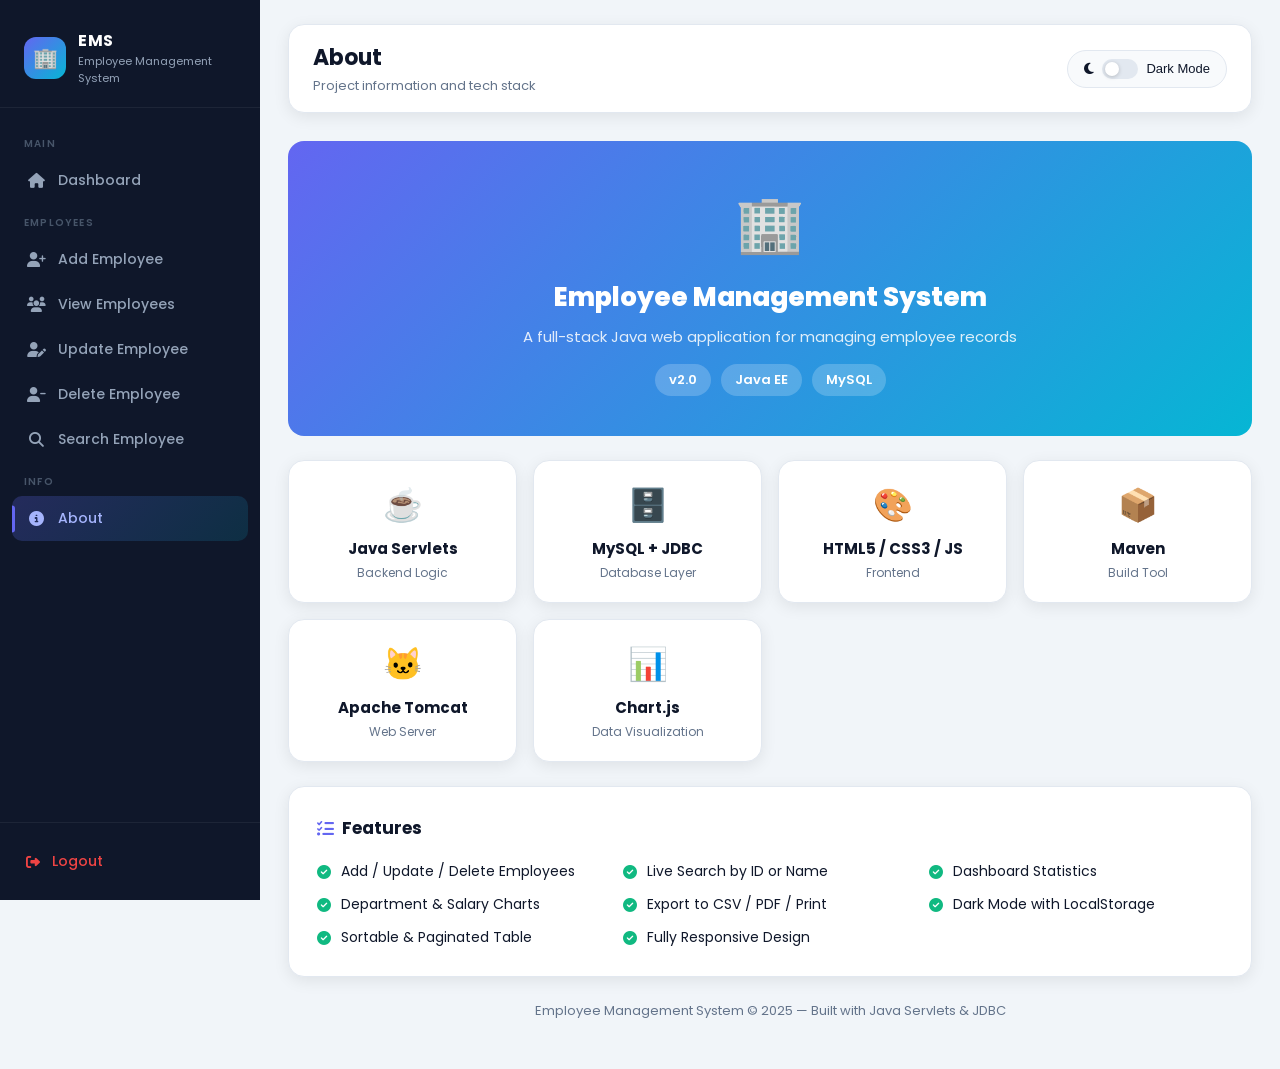
<file: target/EmployeeManagementSystem/about.html>
<!DOCTYPE html>
<html lang="en">
<head>
  <meta charset="UTF-8">
  <meta name="viewport" content="width=device-width, initial-scale=1.0">
  <title>About — Employee Management System</title>
  <link rel="stylesheet" href="https://cdnjs.cloudflare.com/ajax/libs/font-awesome/6.5.2/css/all.min.css">
  <link rel="stylesheet" href="css/style.css">
</head>
<body>

<div id="page-loader"><div class="loader-logo">🏢</div></div>
<div id="toast-container"></div>

<aside class="sidebar">
  <div class="sidebar-brand">
    <div class="brand-icon">🏢</div>
    <div class="brand-text"><span>EMS</span>
    <span>Employee Management System</span></div>
  </div>
  <ul class="sidebar-nav">
    <li class="nav-section">Main</li>
    <li><a href="index.html"><i class="fa-solid fa-house"></i><span>Dashboard</span></a></li>
    <li class="nav-section">Employees</li>
    <li><a href="addEmployee.html"><i class="fa-solid fa-user-plus"></i><span>Add Employee</span></a></li>
    <li><a href="employeeList.html"><i class="fa-solid fa-users"></i><span>View Employees</span></a></li>
    <li><a href="updateEmployee.html"><i class="fa-solid fa-user-pen"></i><span>Update Employee</span></a></li>
    <li><a href="deleteEmployee.html"><i class="fa-solid fa-user-minus"></i><span>Delete Employee</span></a></li>
    <li><a href="searchEmployee.html"><i class="fa-solid fa-magnifying-glass"></i><span>Search Employee</span></a></li>
    <li class="nav-section">Info</li>
    <li><a href="about.html" class="active"><i class="fa-solid fa-circle-info"></i><span>About</span></a></li>
  </ul>
  <div class="sidebar-footer">
    <a href="index.html"><i class="fa-solid fa-right-from-bracket"></i><span>Logout</span></a>
  </div>
</aside>

<main class="main">
  <div class="topbar">
    <div class="topbar-left">
      <h1>About</h1>
      <p>Project information and tech stack</p>
    </div>
    <div class="topbar-right">
      <button class="theme-toggle" onclick="toggleTheme()">
        <i id="theme-icon" class="fa-solid fa-moon"></i>
        <div class="toggle-switch"></div>
        <span id="theme-label">Dark Mode</span>
      </button>
    </div>
  </div>

  <!-- Hero -->
  <div style="background:linear-gradient(135deg,var(--primary),var(--secondary));border-radius:var(--radius);padding:40px;color:#fff;margin-bottom:24px;text-align:center;position:relative;overflow:hidden">
    <div style="font-size:56px;margin-bottom:12px">🏢</div>
    <h2 style="font-size:26px;font-weight:800;margin-bottom:8px">Employee Management System</h2>
    <p style="opacity:.85;font-size:15px">A full-stack Java web application for managing employee records</p>
    <div style="margin-top:16px;display:flex;gap:10px;justify-content:center;flex-wrap:wrap">
      <span style="background:rgba(255,255,255,.2);padding:6px 14px;border-radius:99px;font-size:13px;font-weight:600">v2.0</span>
      <span style="background:rgba(255,255,255,.2);padding:6px 14px;border-radius:99px;font-size:13px;font-weight:600">Java EE</span>
      <span style="background:rgba(255,255,255,.2);padding:6px 14px;border-radius:99px;font-size:13px;font-weight:600">MySQL</span>
    </div>
  </div>

  <!-- Tech Stack -->
  <div style="display:grid;grid-template-columns:repeat(auto-fit,minmax(200px,1fr));gap:16px;margin-bottom:24px">
    <div style="background:var(--surface);border:1px solid var(--border);border-radius:var(--radius);padding:20px;text-align:center;box-shadow:var(--shadow)">
      <div style="font-size:32px;margin-bottom:8px">☕</div>
      <div style="font-weight:700;font-size:15px">Java Servlets</div>
      <div style="font-size:12px;color:var(--text-muted);margin-top:4px">Backend Logic</div>
    </div>
    <div style="background:var(--surface);border:1px solid var(--border);border-radius:var(--radius);padding:20px;text-align:center;box-shadow:var(--shadow)">
      <div style="font-size:32px;margin-bottom:8px">🗄️</div>
      <div style="font-weight:700;font-size:15px">MySQL + JDBC</div>
      <div style="font-size:12px;color:var(--text-muted);margin-top:4px">Database Layer</div>
    </div>
    <div style="background:var(--surface);border:1px solid var(--border);border-radius:var(--radius);padding:20px;text-align:center;box-shadow:var(--shadow)">
      <div style="font-size:32px;margin-bottom:8px">🎨</div>
      <div style="font-weight:700;font-size:15px">HTML5 / CSS3 / JS</div>
      <div style="font-size:12px;color:var(--text-muted);margin-top:4px">Frontend</div>
    </div>
    <div style="background:var(--surface);border:1px solid var(--border);border-radius:var(--radius);padding:20px;text-align:center;box-shadow:var(--shadow)">
      <div style="font-size:32px;margin-bottom:8px">📦</div>
      <div style="font-weight:700;font-size:15px">Maven</div>
      <div style="font-size:12px;color:var(--text-muted);margin-top:4px">Build Tool</div>
    </div>
    <div style="background:var(--surface);border:1px solid var(--border);border-radius:var(--radius);padding:20px;text-align:center;box-shadow:var(--shadow)">
      <div style="font-size:32px;margin-bottom:8px">🐱</div>
      <div style="font-weight:700;font-size:15px">Apache Tomcat</div>
      <div style="font-size:12px;color:var(--text-muted);margin-top:4px">Web Server</div>
    </div>
    <div style="background:var(--surface);border:1px solid var(--border);border-radius:var(--radius);padding:20px;text-align:center;box-shadow:var(--shadow)">
      <div style="font-size:32px;margin-bottom:8px">📊</div>
      <div style="font-weight:700;font-size:15px">Chart.js</div>
      <div style="font-size:12px;color:var(--text-muted);margin-top:4px">Data Visualization</div>
    </div>
  </div>

  <!-- Features -->
  <div style="background:var(--surface);border:1px solid var(--border);border-radius:var(--radius);padding:28px;box-shadow:var(--shadow)">
    <h3 style="font-size:17px;font-weight:700;margin-bottom:20px;display:flex;align-items:center;gap:8px">
      <i class="fa-solid fa-list-check" style="color:var(--primary)"></i> Features
    </h3>
    <div style="display:grid;grid-template-columns:repeat(auto-fit,minmax(220px,1fr));gap:12px">
      <div style="display:flex;align-items:center;gap:10px;font-size:14px">
        <i class="fa-solid fa-circle-check" style="color:var(--success)"></i> Add / Update / Delete Employees
      </div>
      <div style="display:flex;align-items:center;gap:10px;font-size:14px">
        <i class="fa-solid fa-circle-check" style="color:var(--success)"></i> Live Search by ID or Name
      </div>
      <div style="display:flex;align-items:center;gap:10px;font-size:14px">
        <i class="fa-solid fa-circle-check" style="color:var(--success)"></i> Dashboard Statistics
      </div>
      <div style="display:flex;align-items:center;gap:10px;font-size:14px">
        <i class="fa-solid fa-circle-check" style="color:var(--success)"></i> Department &amp; Salary Charts
      </div>
      <div style="display:flex;align-items:center;gap:10px;font-size:14px">
        <i class="fa-solid fa-circle-check" style="color:var(--success)"></i> Export to CSV / PDF / Print
      </div>
      <div style="display:flex;align-items:center;gap:10px;font-size:14px">
        <i class="fa-solid fa-circle-check" style="color:var(--success)"></i> Dark Mode with LocalStorage
      </div>
      <div style="display:flex;align-items:center;gap:10px;font-size:14px">
        <i class="fa-solid fa-circle-check" style="color:var(--success)"></i> Sortable &amp; Paginated Table
      </div>
      <div style="display:flex;align-items:center;gap:10px;font-size:14px">
        <i class="fa-solid fa-circle-check" style="color:var(--success)"></i> Fully Responsive Design
      </div>
    </div>
  </div>

  <div style="text-align:center;padding:24px 0;color:var(--text-muted);font-size:13px">
    Employee Management System &copy; 2025 &mdash; Built with Java Servlets &amp; JDBC
  </div>
</main>

<script src="js/app.js"></script>
<script src="js/theme.js"></script>
</body>
</html>
</file>
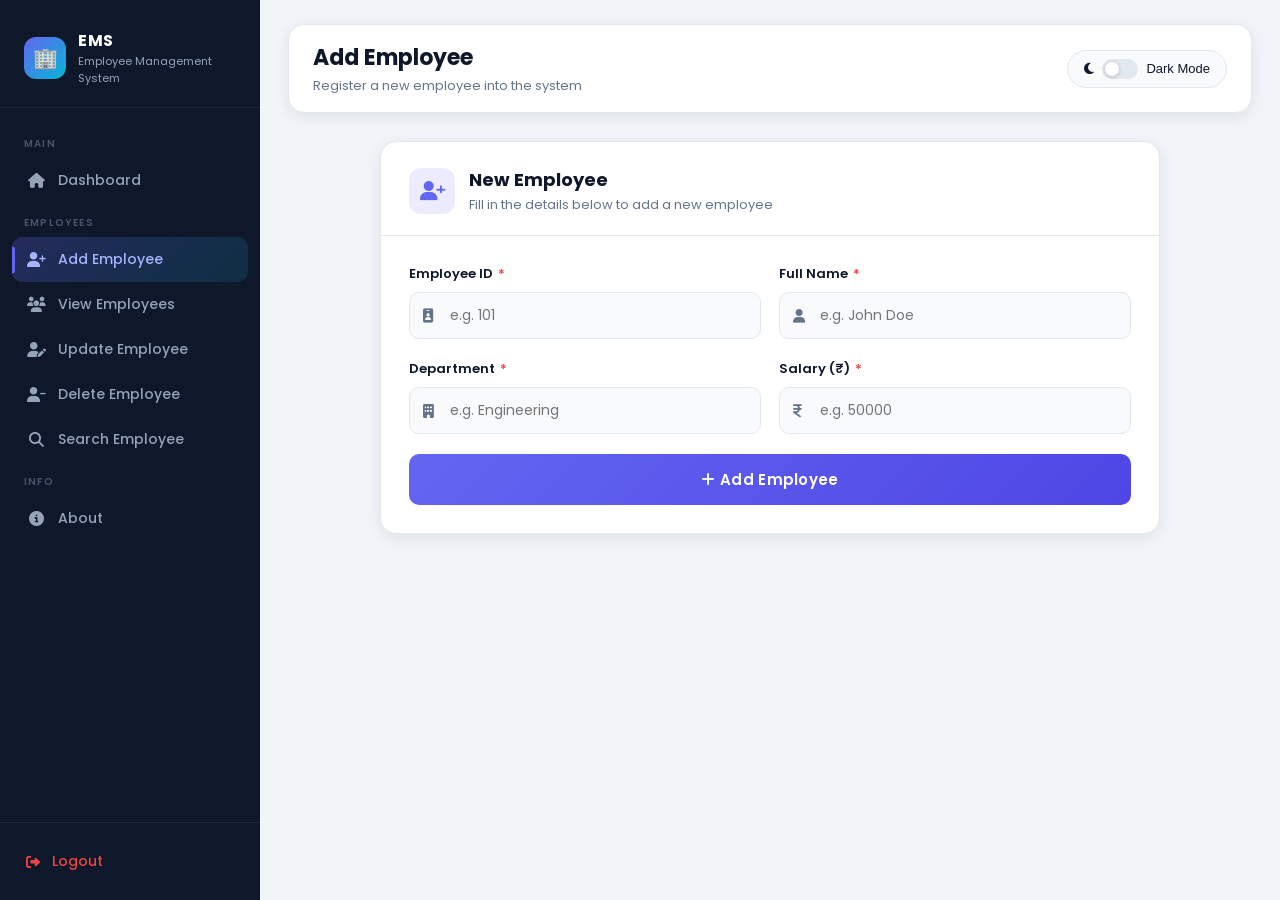
<file: target/EmployeeManagementSystem/addEmployee.html>
<!DOCTYPE html>
<html lang="en">
<head>
  <meta charset="UTF-8">
  <meta name="viewport" content="width=device-width, initial-scale=1.0">
  <title>Add Employee — Employee Management System</title>
  <link rel="stylesheet" href="https://cdnjs.cloudflare.com/ajax/libs/font-awesome/6.5.2/css/all.min.css">
  <link rel="stylesheet" href="css/style.css">
  <link rel="stylesheet" href="css/forms.css">
</head>
<body>

<div id="page-loader"><div class="loader-logo">🏢</div></div>
<div id="toast-container"></div>

<aside class="sidebar">
  <div class="sidebar-brand">
    <div class="brand-icon">🏢</div>
    <div class="brand-text"><span>EMS</span>
    <span>Employee Management System</span></div>
  </div>
  <ul class="sidebar-nav">
    <li class="nav-section">Main</li>
    <li><a href="index.html"><i class="fa-solid fa-house"></i><span>Dashboard</span></a></li>
    <li class="nav-section">Employees</li>
    <li><a href="addEmployee.html" class="active"><i class="fa-solid fa-user-plus"></i><span>Add Employee</span></a></li>
    <li><a href="employeeList.html"><i class="fa-solid fa-users"></i><span>View Employees</span></a></li>
    <li><a href="updateEmployee.html"><i class="fa-solid fa-user-pen"></i><span>Update Employee</span></a></li>
    <li><a href="deleteEmployee.html"><i class="fa-solid fa-user-minus"></i><span>Delete Employee</span></a></li>
    <li><a href="searchEmployee.html"><i class="fa-solid fa-magnifying-glass"></i><span>Search Employee</span></a></li>
    <li class="nav-section">Info</li>
    <li><a href="about.html"><i class="fa-solid fa-circle-info"></i><span>About</span></a></li>
  </ul>
  <div class="sidebar-footer">
    <a href="index.html"><i class="fa-solid fa-right-from-bracket"></i><span>Logout</span></a>
  </div>
</aside>

<main class="main">
  <div class="topbar">
    <div class="topbar-left">
      <h1>Add Employee</h1>
      <p>Register a new employee into the system</p>
    </div>
    <div class="topbar-right">
      <button class="theme-toggle" onclick="toggleTheme()">
        <i id="theme-icon" class="fa-solid fa-moon"></i>
        <div class="toggle-switch"></div>
        <span id="theme-label">Dark Mode</span>
      </button>
    </div>
  </div>

  <div class="form-page">
    <div class="form-card">
      <div class="form-card-header">
        <div class="fh-icon blue"><i class="fa-solid fa-user-plus"></i></div>
        <div>
          <h2>New Employee</h2>
          <p>Fill in the details below to add a new employee</p>
        </div>
      </div>
      <div class="form-body">
        <!-- Form posts to existing /addEmployee servlet -->
        <form id="addForm" action="addEmployee" method="post" onsubmit="return validateAdd(event)">
          <div class="form-row">
            <div class="form-group">
              <label>Employee ID <span class="req">*</span></label>
              <div class="input-wrap">
                <i class="fa-solid fa-id-badge"></i>
                <input type="number" name="id" id="empId" placeholder="e.g. 101" required min="1">
              </div>
              <div class="field-error" id="err-id">Please enter a valid ID</div>
            </div>
            <div class="form-group">
              <label>Full Name <span class="req">*</span></label>
              <div class="input-wrap">
                <i class="fa-solid fa-user"></i>
                <input type="text" name="name" id="empName" placeholder="e.g. John Doe" required>
              </div>
              <div class="field-error" id="err-name">Name must be at least 2 characters</div>
            </div>
          </div>
          <div class="form-row">
            <div class="form-group">
              <label>Department <span class="req">*</span></label>
              <div class="input-wrap">
                <i class="fa-solid fa-building"></i>
                <input type="text" name="department" id="empDept" placeholder="e.g. Engineering" required>
              </div>
              <div class="field-error" id="err-dept">Department is required</div>
            </div>
            <div class="form-group">
              <label>Salary (₹) <span class="req">*</span></label>
              <div class="input-wrap">
                <i class="fa-solid fa-indian-rupee-sign"></i>
                <input type="number" name="salary" id="empSalary" placeholder="e.g. 50000" step="0.01" required min="0">
              </div>
              <div class="field-error" id="err-salary">Please enter a valid salary</div>
            </div>
          </div>
          <button type="submit" class="btn-submit" id="submitBtn">
            <span class="btn-text"><i class="fa-solid fa-plus"></i> Add Employee</span>
            <div class="btn-spinner"></div>
          </button>
        </form>
      </div>
    </div>
  </div>
</main>

<script src="js/app.js"></script>
<script src="js/theme.js"></script>
<script>
function validateAdd(e) {
  let valid = true;

  const id = document.getElementById('empId');
  const name = document.getElementById('empName');
  const dept = document.getElementById('empDept');
  const salary = document.getElementById('empSalary');

  // Reset errors
  ['id','name','dept','salary'].forEach(f => {
    document.getElementById('err-' + f).classList.remove('show');
  });

  if (!id.value || id.value < 1) {
    document.getElementById('err-id').classList.add('show');
    id.classList.add('error'); valid = false;
  } else { id.classList.remove('error'); }

  if (!name.value || name.value.trim().length < 2) {
    document.getElementById('err-name').classList.add('show');
    name.classList.add('error'); valid = false;
  } else { name.classList.remove('error'); }

  if (!dept.value || dept.value.trim().length < 1) {
    document.getElementById('err-dept').classList.add('show');
    dept.classList.add('error'); valid = false;
  } else { dept.classList.remove('error'); }

  if (!salary.value || salary.value < 0) {
    document.getElementById('err-salary').classList.add('show');
    salary.classList.add('error'); valid = false;
  } else { salary.classList.remove('error'); }

  if (valid) {
    const btn = document.getElementById('submitBtn');
    btn.classList.add('loading');
  }

  return valid;
}
</script>
</body>
</html>
</file>
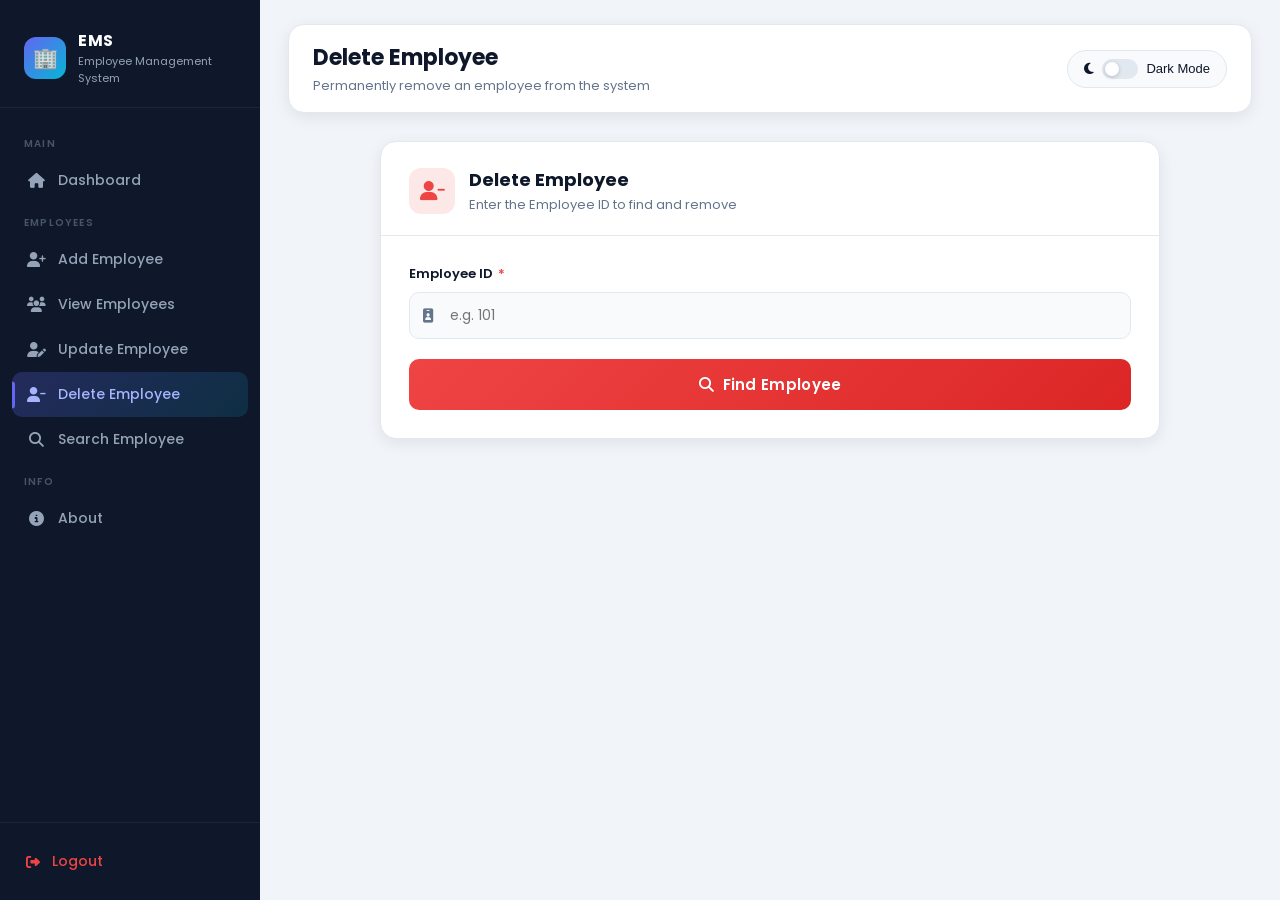
<file: target/EmployeeManagementSystem/deleteEmployee.html>
<!DOCTYPE html>
<html lang="en">
<head>
  <meta charset="UTF-8">
  <meta name="viewport" content="width=device-width, initial-scale=1.0">
  <title>Delete Employee — Employee Management System</title>
  <link rel="stylesheet" href="https://cdnjs.cloudflare.com/ajax/libs/font-awesome/6.5.2/css/all.min.css">
  <link rel="stylesheet" href="css/style.css">
  <link rel="stylesheet" href="css/forms.css">
</head>
<body>

<div id="page-loader"><div class="loader-logo">🏢</div></div>
<div id="toast-container"></div>

<aside class="sidebar">
  <div class="sidebar-brand">
    <div class="brand-icon">🏢</div>
    <div class="brand-text"><span>EMS</span>
    <span>Employee Management System</span></div>
  </div>
  <ul class="sidebar-nav">
    <li class="nav-section">Main</li>
    <li><a href="index.html"><i class="fa-solid fa-house"></i><span>Dashboard</span></a></li>
    <li class="nav-section">Employees</li>
    <li><a href="addEmployee.html"><i class="fa-solid fa-user-plus"></i><span>Add Employee</span></a></li>
    <li><a href="employeeList.html"><i class="fa-solid fa-users"></i><span>View Employees</span></a></li>
    <li><a href="updateEmployee.html"><i class="fa-solid fa-user-pen"></i><span>Update Employee</span></a></li>
    <li><a href="deleteEmployee.html" class="active"><i class="fa-solid fa-user-minus"></i><span>Delete Employee</span></a></li>
    <li><a href="searchEmployee.html"><i class="fa-solid fa-magnifying-glass"></i><span>Search Employee</span></a></li>
    <li class="nav-section">Info</li>
    <li><a href="about.html"><i class="fa-solid fa-circle-info"></i><span>About</span></a></li>
  </ul>
  <div class="sidebar-footer">
    <a href="index.html"><i class="fa-solid fa-right-from-bracket"></i><span>Logout</span></a>
  </div>
</aside>

<main class="main">
  <div class="topbar">
    <div class="topbar-left">
      <h1>Delete Employee</h1>
      <p>Permanently remove an employee from the system</p>
    </div>
    <div class="topbar-right">
      <button class="theme-toggle" onclick="toggleTheme()">
        <i id="theme-icon" class="fa-solid fa-moon"></i>
        <div class="toggle-switch"></div>
        <span id="theme-label">Dark Mode</span>
      </button>
    </div>
  </div>

  <div class="form-page">

    <!-- Find Card -->
    <div class="form-card">
      <div class="form-card-header">
        <div class="fh-icon red"><i class="fa-solid fa-user-minus"></i></div>
        <div>
          <h2>Delete Employee</h2>
          <p>Enter the Employee ID to find and remove</p>
        </div>
      </div>
      <div class="form-body">
        <div class="form-group">
          <label>Employee ID <span class="req">*</span></label>
          <div class="input-wrap">
            <i class="fa-solid fa-id-badge"></i>
            <input type="number" id="delId" placeholder="e.g. 101" min="1"
                   onkeydown="if(event.key==='Enter') findForDelete()">
          </div>
        </div>
        <button class="btn-submit btn-red" id="findBtn" onclick="findForDelete()">
          <span class="btn-text"><i class="fa-solid fa-magnifying-glass"></i>&nbsp; Find Employee</span>
          <div class="btn-spinner"></div>
        </button>
      </div>
    </div>

    <!-- Preview Card (hidden until found) -->
    <div id="previewCard" style="display:none; margin-top:24px;">
      <div class="preview-employee-card">
        <div class="preview-header">
          <div class="preview-avatar" id="previewAvatar">?</div>
          <div class="preview-info">
            <div class="preview-name" id="previewName">—</div>
            <div class="preview-id" id="previewIdLabel">ID: —</div>
          </div>
          <div class="preview-badge danger-badge">To be deleted</div>
        </div>
        <div class="preview-details">
          <div class="preview-detail-item">
            <span class="detail-label"><i class="fa-solid fa-building"></i> Department</span>
            <span class="detail-value" id="previewDept">—</span>
          </div>
          <div class="preview-detail-item">
            <span class="detail-label"><i class="fa-solid fa-indian-rupee-sign"></i> Salary</span>
            <span class="detail-value success-text" id="previewSalary">—</span>
          </div>
        </div>
        <div class="preview-actions">
          <button class="btn-secondary" onclick="resetDelete()">
            <i class="fa-solid fa-arrow-left"></i> Cancel
          </button>
          <button class="btn-danger" onclick="openModal('confirmDel')">
            <i class="fa-solid fa-trash"></i> Delete This Employee
          </button>
        </div>
      </div>
    </div>

  </div>
</main>

<!-- Confirm Modal -->
<div class="modal-overlay" id="confirmDel">
  <div class="modal">
    <div class="modal-header">
      <h3>Confirm Deletion</h3>
      <button class="modal-close" onclick="closeModal('confirmDel')">
        <i class="fa-solid fa-xmark"></i>
      </button>
    </div>
    <div class="confirm-box">
      <div class="confirm-icon"><i class="fa-solid fa-triangle-exclamation"></i></div>
      <h4>Are you absolutely sure?</h4>
      <p id="confirmMsg">This will permanently delete the employee record.</p>
      <div class="confirm-actions">
        <button class="btn-secondary" onclick="closeModal('confirmDel')">
          <i class="fa-solid fa-xmark"></i> No, Keep
        </button>
        <button class="btn-danger" id="confirmBtn" onclick="executeDelete()">
          <i class="fa-solid fa-trash"></i> Yes, Delete
        </button>
      </div>
    </div>
  </div>
</div>

<script src="js/app.js"></script>
<script src="js/theme.js"></script>
<script>
  var BASE = window.location.href.substring(0, window.location.href.lastIndexOf('/') + 1);
  var targetEmp = null;

  function findForDelete() {
    var id = document.getElementById('delId').value.trim();
    if (!id) { showToast('Please enter an Employee ID', 'error'); return; }

    var btn = document.getElementById('findBtn');
    btn.classList.add('loading');

    fetch(BASE + 'searchEmployee?query=' + encodeURIComponent(id))
      .then(function(r) { return r.json(); })
      .then(function(data) {
        btn.classList.remove('loading');
        var emp = data.find(function(e) { return String(e.id) === String(id); });
        if (!emp) { showToast('Employee not found', 'error'); return; }

        targetEmp = emp;
        document.getElementById('previewAvatar').textContent  = emp.name.charAt(0).toUpperCase();
        document.getElementById('previewName').textContent    = emp.name;
        document.getElementById('previewIdLabel').textContent = 'ID: #' + emp.id;
        document.getElementById('previewDept').textContent    = emp.department;
        document.getElementById('previewSalary').textContent  = formatCurrency(emp.salary);
        document.getElementById('confirmMsg').textContent     =
          'Delete "' + emp.name + '" (ID: ' + emp.id + ')? This action cannot be undone.';

        document.getElementById('previewCard').style.display = 'block';
        document.getElementById('previewCard').scrollIntoView({ behavior: 'smooth' });
        showToast('Employee found — review and confirm deletion', 'info');
      })
      .catch(function() {
        btn.classList.remove('loading');
        showToast('Network error — check server connection', 'error');
      });
  }

  function executeDelete() {
    if (!targetEmp) return;

    var btn = document.getElementById('confirmBtn');
    btn.disabled = true;
    btn.innerHTML = '<i class="fa-solid fa-spinner fa-spin"></i> Deleting...';

    var body = new URLSearchParams();
    body.append('id', targetEmp.id);

    fetch(BASE + 'deleteEmployee', { method: 'POST', body: body })
      .then(function(r) { return r.json(); })
      .then(function(res) {
        btn.disabled = false;
        btn.innerHTML = '<i class="fa-solid fa-trash"></i> Yes, Delete';
        closeModal('confirmDel');
        if (res.success) {
          showToast('Employee deleted successfully!', 'success');
          resetDelete();
        } else {
          showToast(res.message || 'Delete failed', 'error');
        }
      })
      .catch(function() {
        btn.disabled = false;
        btn.innerHTML = '<i class="fa-solid fa-trash"></i> Yes, Delete';
        showToast('Network error — check server connection', 'error');
      });
  }

  function resetDelete() {
    targetEmp = null;
    document.getElementById('delId').value = '';
    document.getElementById('previewCard').style.display = 'none';
  }
</script>
</body>
</html>
</file>
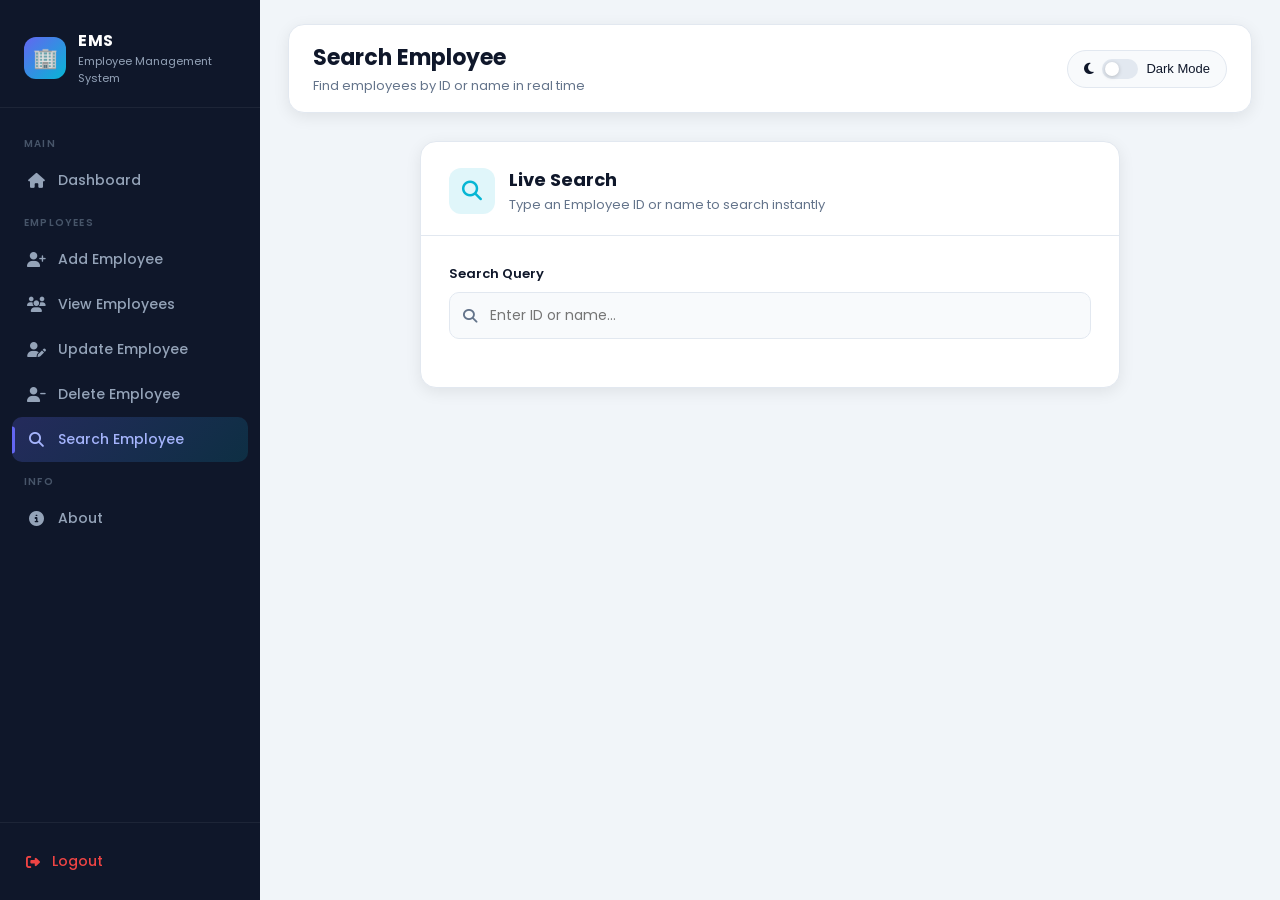
<file: target/EmployeeManagementSystem/searchEmployee.html>
<!DOCTYPE html>
<html lang="en">
<head>
  <meta charset="UTF-8">
  <meta name="viewport" content="width=device-width, initial-scale=1.0">
  <title>Search Employee — Employee Management System</title>
  <link rel="stylesheet" href="https://cdnjs.cloudflare.com/ajax/libs/font-awesome/6.5.2/css/all.min.css">
  <link rel="stylesheet" href="css/style.css">
  <link rel="stylesheet" href="css/forms.css">
</head>
<body>

<div id="page-loader"><div class="loader-logo">🏢</div></div>
<div id="toast-container"></div>

<aside class="sidebar">
  <div class="sidebar-brand">
    <div class="brand-icon">🏢</div>
    <div class="brand-text"><span>EMS</span>
    <span>Employee Management System</span></div>
  </div>
  <ul class="sidebar-nav">
    <li class="nav-section">Main</li>
    <li><a href="index.html"><i class="fa-solid fa-house"></i><span>Dashboard</span></a></li>
    <li class="nav-section">Employees</li>
    <li><a href="addEmployee.html"><i class="fa-solid fa-user-plus"></i><span>Add Employee</span></a></li>
    <li><a href="employeeList.html"><i class="fa-solid fa-users"></i><span>View Employees</span></a></li>
    <li><a href="updateEmployee.html"><i class="fa-solid fa-user-pen"></i><span>Update Employee</span></a></li>
    <li><a href="deleteEmployee.html"><i class="fa-solid fa-user-minus"></i><span>Delete Employee</span></a></li>
    <li><a href="searchEmployee.html" class="active"><i class="fa-solid fa-magnifying-glass"></i><span>Search Employee</span></a></li>
    <li class="nav-section">Info</li>
    <li><a href="about.html"><i class="fa-solid fa-circle-info"></i><span>About</span></a></li>
  </ul>
  <div class="sidebar-footer">
    <a href="index.html"><i class="fa-solid fa-right-from-bracket"></i><span>Logout</span></a>
  </div>
</aside>

<main class="main">
  <div class="topbar">
    <div class="topbar-left">
      <h1>Search Employee</h1>
      <p>Find employees by ID or name in real time</p>
    </div>
    <div class="topbar-right">
      <button class="theme-toggle" onclick="toggleTheme()">
        <i id="theme-icon" class="fa-solid fa-moon"></i>
        <div class="toggle-switch"></div>
        <span id="theme-label">Dark Mode</span>
      </button>
    </div>
  </div>

  <div class="form-page" style="max-width:700px">
    <div class="form-card">
      <div class="form-card-header">
        <div class="fh-icon cyan"><i class="fa-solid fa-magnifying-glass"></i></div>
        <div>
          <h2>Live Search</h2>
          <p>Type an Employee ID or name to search instantly</p>
        </div>
      </div>
      <div class="form-body">
        <div class="form-group">
          <label>Search Query</label>
          <div class="input-wrap">
            <i class="fa-solid fa-magnifying-glass"></i>
            <input type="text" id="liveSearch" placeholder="Enter ID or name…" autocomplete="off">
          </div>
        </div>
      </div>
    </div>

    <div id="searchResults" style="margin-top:16px"></div>
  </div>
</main>

<script src="js/app.js"></script>
<script src="js/theme.js"></script>
<script src="js/search.js"></script>
</body>
</html>
</file>
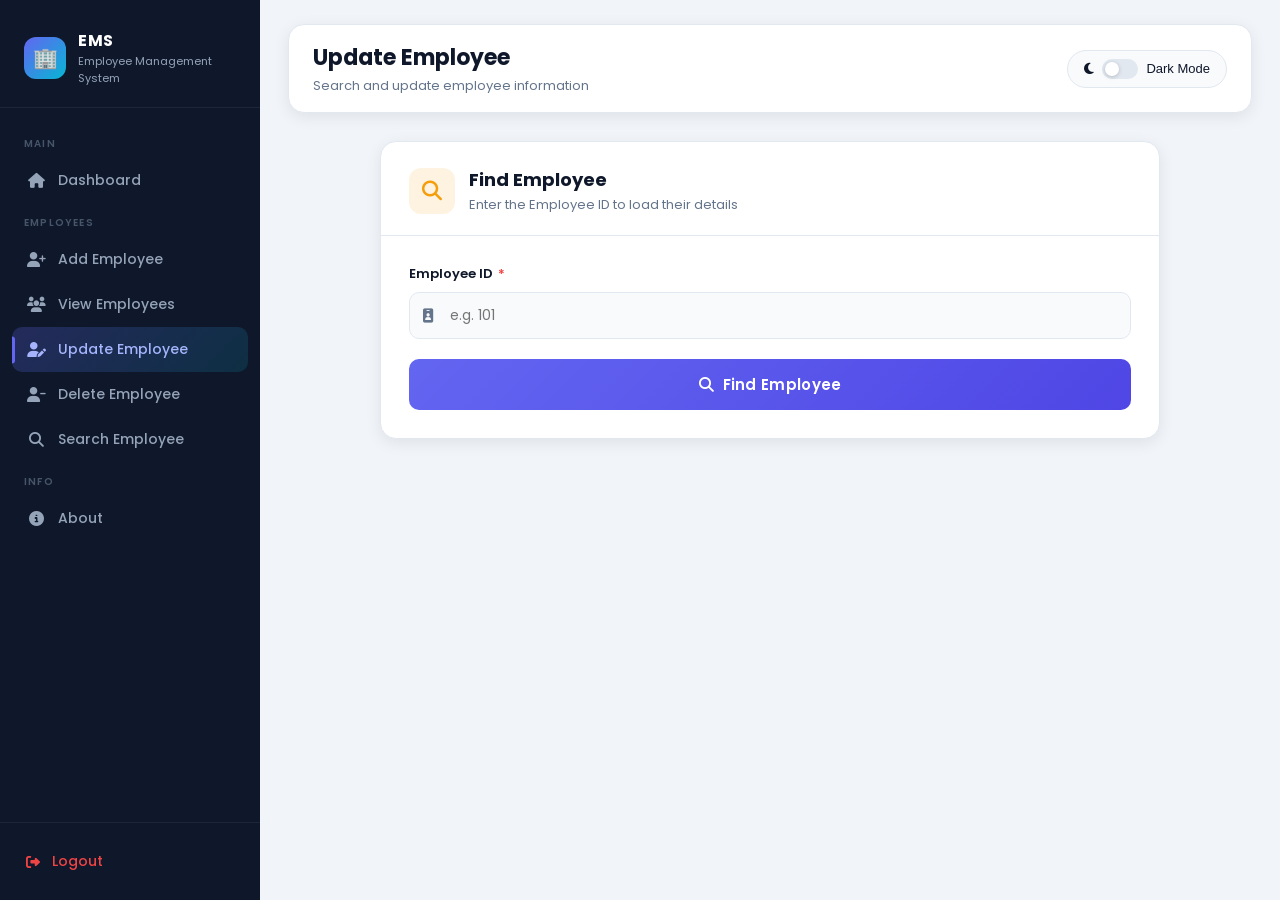
<file: target/EmployeeManagementSystem/updateEmployee.html>
<!DOCTYPE html>
<html lang="en">
<head>
  <meta charset="UTF-8">
  <meta name="viewport" content="width=device-width, initial-scale=1.0">
  <title>Update Employee — Employee Management System</title>
  <link rel="stylesheet" href="https://cdnjs.cloudflare.com/ajax/libs/font-awesome/6.5.2/css/all.min.css">
  <link rel="stylesheet" href="css/style.css">
  <link rel="stylesheet" href="css/forms.css">
</head>
<body>

<div id="page-loader"><div class="loader-logo">🏢</div></div>
<div id="toast-container"></div>

<aside class="sidebar">
  <div class="sidebar-brand">
    <div class="brand-icon">🏢</div>
    <div class="brand-text"><span>EMS</span>
    <span>Employee Management System</span></div>
  </div>
  <ul class="sidebar-nav">
    <li class="nav-section">Main</li>
    <li><a href="index.html"><i class="fa-solid fa-house"></i><span>Dashboard</span></a></li>
    <li class="nav-section">Employees</li>
    <li><a href="addEmployee.html"><i class="fa-solid fa-user-plus"></i><span>Add Employee</span></a></li>
    <li><a href="employeeList.html"><i class="fa-solid fa-users"></i><span>View Employees</span></a></li>
    <li><a href="updateEmployee.html" class="active"><i class="fa-solid fa-user-pen"></i><span>Update Employee</span></a></li>
    <li><a href="deleteEmployee.html"><i class="fa-solid fa-user-minus"></i><span>Delete Employee</span></a></li>
    <li><a href="searchEmployee.html"><i class="fa-solid fa-magnifying-glass"></i><span>Search Employee</span></a></li>
    <li class="nav-section">Info</li>
    <li><a href="about.html"><i class="fa-solid fa-circle-info"></i><span>About</span></a></li>
  </ul>
  <div class="sidebar-footer">
    <a href="index.html"><i class="fa-solid fa-right-from-bracket"></i><span>Logout</span></a>
  </div>
</aside>

<main class="main">
  <div class="topbar">
    <div class="topbar-left">
      <h1>Update Employee</h1>
      <p>Search and update employee information</p>
    </div>
    <div class="topbar-right">
      <button class="theme-toggle" onclick="toggleTheme()">
        <i id="theme-icon" class="fa-solid fa-moon"></i>
        <div class="toggle-switch"></div>
        <span id="theme-label">Dark Mode</span>
      </button>
    </div>
  </div>

  <div class="form-page">

    <!-- Step 1: Find -->
    <div class="form-card" id="findCard">
      <div class="form-card-header">
        <div class="fh-icon amber"><i class="fa-solid fa-magnifying-glass"></i></div>
        <div>
          <h2>Find Employee</h2>
          <p>Enter the Employee ID to load their details</p>
        </div>
      </div>
      <div class="form-body">
        <div class="form-group">
          <label>Employee ID <span class="req">*</span></label>
          <div class="input-wrap">
            <i class="fa-solid fa-id-badge"></i>
            <input type="number" id="findId" placeholder="e.g. 101" min="1"
                   onkeydown="if(event.key==='Enter') findEmployee()">
          </div>
        </div>
        <button class="btn-submit" id="findBtn" onclick="findEmployee()">
          <span class="btn-text"><i class="fa-solid fa-magnifying-glass"></i>&nbsp; Find Employee</span>
          <div class="btn-spinner"></div>
        </button>
      </div>
    </div>

    <!-- Step 2: Edit (hidden until found) -->
    <div class="form-card" id="editCard" style="display:none; margin-top:24px;">
      <div class="form-card-header">
        <div class="fh-icon amber"><i class="fa-solid fa-user-pen"></i></div>
        <div>
          <h2>Edit Employee</h2>
          <p>Update the fields below and save changes</p>
        </div>
      </div>
      <div class="form-body">
        <div class="form-row">
          <div class="form-group">
            <label>Employee ID</label>
            <div class="input-wrap">
              <i class="fa-solid fa-id-badge"></i>
              <input type="number" id="upId" readonly style="opacity:.5; cursor:not-allowed;">
            </div>
          </div>
          <div class="form-group">
            <label>Full Name <span class="req">*</span></label>
            <div class="input-wrap">
              <i class="fa-solid fa-user"></i>
              <input type="text" id="upName" placeholder="Full Name">
            </div>
          </div>
        </div>
        <div class="form-row">
          <div class="form-group">
            <label>Department <span class="req">*</span></label>
            <div class="input-wrap">
              <i class="fa-solid fa-building"></i>
              <input type="text" id="upDept" placeholder="Department">
            </div>
          </div>
          <div class="form-group">
            <label>Salary (₹) <span class="req">*</span></label>
            <div class="input-wrap">
              <i class="fa-solid fa-indian-rupee-sign"></i>
              <input type="number" id="upSalary" placeholder="e.g. 50000" step="0.01" min="0">
            </div>
          </div>
        </div>
        <div class="form-actions">
          <button class="btn-secondary" onclick="resetForm()">
            <i class="fa-solid fa-arrow-left"></i> Back
          </button>
          <button class="btn-submit" id="saveBtn" onclick="submitUpdate()">
            <span class="btn-text"><i class="fa-solid fa-floppy-disk"></i>&nbsp; Save Changes</span>
            <div class="btn-spinner"></div>
          </button>
        </div>
      </div>
    </div>

  </div>
</main>

<script src="js/app.js"></script>
<script src="js/theme.js"></script>
<script>
  // Build the servlet base URL from current page location
  // e.g. http://localhost:8080/EmployeeManagementSystem/
  var BASE = window.location.href.substring(0, window.location.href.lastIndexOf('/') + 1);

  function findEmployee() {
    var id = document.getElementById('findId').value.trim();
    if (!id) { showToast('Please enter an Employee ID', 'error'); return; }

    var btn = document.getElementById('findBtn');
    btn.classList.add('loading');

    fetch(BASE + 'searchEmployee?query=' + encodeURIComponent(id))
      .then(function(r) { return r.json(); })
      .then(function(data) {
        btn.classList.remove('loading');
        var emp = data.find(function(e) { return String(e.id) === String(id); });
        if (!emp) { showToast('Employee not found', 'error'); return; }

        document.getElementById('upId').value     = emp.id;
        document.getElementById('upName').value   = emp.name;
        document.getElementById('upDept').value   = emp.department;
        document.getElementById('upSalary').value = emp.salary;

        document.getElementById('editCard').style.display = 'block';
        document.getElementById('editCard').scrollIntoView({ behavior: 'smooth' });
        showToast('Employee loaded — edit and save', 'info');
      })
      .catch(function() {
        btn.classList.remove('loading');
        showToast('Network error — check server connection', 'error');
      });
  }

  function submitUpdate() {
    var name   = document.getElementById('upName').value.trim();
    var dept   = document.getElementById('upDept').value.trim();
    var salary = document.getElementById('upSalary').value.trim();

    if (!name)   { showToast('Name is required', 'error'); return; }
    if (!dept)   { showToast('Department is required', 'error'); return; }
    if (!salary) { showToast('Salary is required', 'error'); return; }

    var btn = document.getElementById('saveBtn');
    btn.classList.add('loading');

    var body = new URLSearchParams();
    body.append('id',         document.getElementById('upId').value);
    body.append('name',       name);
    body.append('department', dept);
    body.append('salary',     salary);

    fetch(BASE + 'updateEmployee', { method: 'POST', body: body })
      .then(function(r) { return r.json(); })
      .then(function(res) {
        btn.classList.remove('loading');
        if (res.success) {
          showToast('Employee updated successfully!', 'success');
          resetForm();
        } else {
          showToast(res.message || 'Update failed', 'error');
        }
      })
      .catch(function() {
        btn.classList.remove('loading');
        showToast('Network error — check server connection', 'error');
      });
  }

  function resetForm() {
    document.getElementById('editCard').style.display = 'none';
    document.getElementById('findId').value = '';
  }
</script>
</body>
</html>
</file>
<file: target/EmployeeManagementSystem/css/style.css>
/* =============================================
   style.css — Core Variables, Reset, Layout
   ============================================= */
@import url('https://fonts.googleapis.com/css2?family=Poppins:wght@300;400;500;600;700;800&display=swap');

:root {
  --primary: #6366f1;
  --primary-dark: #4f46e5;
  --primary-light: #a5b4fc;
  --secondary: #06b6d4;
  --success: #10b981;
  --warning: #f59e0b;
  --danger: #ef4444;
  --bg: #f1f5f9;
  --surface: #ffffff;
  --surface2: #f8fafc;
  --text: #0f172a;
  --text-muted: #64748b;
  --border: #e2e8f0;
  --sidebar-bg: #0f172a;
  --sidebar-text: #94a3b8;
  --sidebar-active: #6366f1;
  --shadow-sm: 0 1px 3px rgba(0,0,0,.08), 0 1px 2px rgba(0,0,0,.06);
  --shadow: 0 4px 16px rgba(0,0,0,.08);
  --shadow-lg: 0 10px 40px rgba(0,0,0,.12);
  --radius: 16px;
  --radius-sm: 10px;
  --transition: .3s cubic-bezier(.4,0,.2,1);
}

body.dark {
  --bg: #0f172a;
  --surface: #1e293b;
  --surface2: #162032;
  --text: #f1f5f9;
  --text-muted: #94a3b8;
  --border: #334155;
  --sidebar-bg: #020617;
  --shadow: 0 4px 16px rgba(0,0,0,.4);
  --shadow-lg: 0 10px 40px rgba(0,0,0,.5);
}

*, *::before, *::after { margin:0; padding:0; box-sizing:border-box; }

html { scroll-behavior: smooth; }

body {
  font-family: 'Poppins', sans-serif;
  background: var(--bg);
  color: var(--text);
  transition: background var(--transition), color var(--transition);
  min-height: 100vh;
}

::-webkit-scrollbar { width: 6px; height: 6px; }
::-webkit-scrollbar-track { background: transparent; }
::-webkit-scrollbar-thumb { background: var(--primary); border-radius: 99px; }

/* ── Sidebar ── */
.sidebar {
  position: fixed;
  top: 0; left: 0;
  width: 260px;
  height: 100vh;
  background: var(--sidebar-bg);
  display: flex;
  flex-direction: column;
  padding: 0;
  z-index: 100;
  transition: width var(--transition);
  overflow: hidden;
}

.sidebar-brand {
  display: flex;
  align-items: center;
  gap: 12px;
  padding: 28px 24px 20px;
  border-bottom: 1px solid rgba(255,255,255,.06);
}

.sidebar-brand .brand-icon {
  width: 42px; height: 42px;
  background: linear-gradient(135deg, var(--primary), var(--secondary));
  border-radius: 12px;
  display: flex; align-items: center; justify-content: center;
  font-size: 20px;
  flex-shrink: 0;
}

.sidebar-brand .brand-text {
  display: flex; flex-direction: column;
}

.sidebar-brand .brand-text span:first-child {
  font-size: 16px; font-weight: 700; color: #fff; letter-spacing: .5px;
}

.sidebar-brand .brand-text span:last-child {
  font-size: 11px; color: var(--sidebar-text); font-weight: 400;
}

.sidebar-nav {
  flex: 1;
  padding: 16px 12px;
  overflow-y: auto;
  list-style: none;
}

.sidebar-nav .nav-section {
  font-size: 10px;
  font-weight: 600;
  letter-spacing: 1.2px;
  color: #475569;
  text-transform: uppercase;
  padding: 12px 12px 6px;
}

.sidebar-nav li a {
  display: flex;
  align-items: center;
  gap: 12px;
  padding: 12px 14px;
  border-radius: var(--radius-sm);
  text-decoration: none;
  color: var(--sidebar-text);
  font-size: 14px;
  font-weight: 500;
  transition: all var(--transition);
  position: relative;
}

.sidebar-nav li a i {
  width: 20px;
  text-align: center;
  font-size: 15px;
  flex-shrink: 0;
}

.sidebar-nav li a:hover,
.sidebar-nav li a.active {
  background: rgba(99,102,241,.15);
  color: #fff;
}

.sidebar-nav li a.active {
  background: linear-gradient(135deg, rgba(99,102,241,.25), rgba(6,182,212,.15));
  color: var(--primary-light);
}

.sidebar-nav li a.active::before {
  content: '';
  position: absolute;
  left: 0; top: 50%;
  transform: translateY(-50%);
  width: 3px; height: 60%;
  background: var(--primary);
  border-radius: 0 4px 4px 0;
}

.sidebar-footer {
  padding: 16px 12px;
  border-top: 1px solid rgba(255,255,255,.06);
}

.sidebar-footer a {
  display: flex;
  align-items: center;
  gap: 12px;
  padding: 12px 14px;
  border-radius: var(--radius-sm);
  text-decoration: none;
  color: #ef4444;
  font-size: 14px;
  font-weight: 500;
  transition: all var(--transition);
}

.sidebar-footer a:hover { background: rgba(239,68,68,.12); }

/* ── Main Content ── */
.main {
  margin-left: 260px;
  min-height: 100vh;
  padding: 24px 28px;
  transition: margin-left var(--transition);
}

/* ── Topbar ── */
.topbar {
  display: flex;
  align-items: center;
  justify-content: space-between;
  background: var(--surface);
  border-radius: var(--radius);
  padding: 16px 24px;
  margin-bottom: 28px;
  box-shadow: var(--shadow);
  border: 1px solid var(--border);
}

.topbar-left h1 {
  font-size: 22px;
  font-weight: 700;
  color: var(--text);
}

.topbar-left p {
  font-size: 13px;
  color: var(--text-muted);
  margin-top: 2px;
}

.topbar-right {
  display: flex;
  align-items: center;
  gap: 12px;
}

/* Dark mode toggle */
.theme-toggle {
  display: flex;
  align-items: center;
  gap: 8px;
  background: var(--surface2);
  border: 1px solid var(--border);
  border-radius: 99px;
  padding: 8px 16px;
  cursor: pointer;
  font-size: 13px;
  font-weight: 500;
  color: var(--text);
  transition: all var(--transition);
}

.theme-toggle:hover { border-color: var(--primary); color: var(--primary); }

.toggle-switch {
  width: 36px; height: 20px;
  background: var(--border);
  border-radius: 99px;
  position: relative;
  transition: background var(--transition);
}

.toggle-switch::after {
  content: '';
  position: absolute;
  top: 3px; left: 3px;
  width: 14px; height: 14px;
  background: #fff;
  border-radius: 50%;
  transition: transform var(--transition);
  box-shadow: 0 1px 4px rgba(0,0,0,.2);
}

body.dark .toggle-switch { background: var(--primary); }
body.dark .toggle-switch::after { transform: translateX(16px); }

/* ── Toast Notifications ── */
#toast-container {
  position: fixed;
  top: 24px; right: 24px;
  z-index: 9999;
  display: flex;
  flex-direction: column;
  gap: 10px;
}

.toast {
  display: flex;
  align-items: center;
  gap: 12px;
  background: var(--surface);
  border: 1px solid var(--border);
  border-radius: var(--radius-sm);
  padding: 14px 18px;
  min-width: 280px;
  box-shadow: var(--shadow-lg);
  animation: slideIn .3s ease;
  font-size: 14px;
  font-weight: 500;
}

.toast.success { border-left: 4px solid var(--success); }
.toast.error   { border-left: 4px solid var(--danger); }
.toast.info    { border-left: 4px solid var(--primary); }

.toast i { font-size: 18px; }
.toast.success i { color: var(--success); }
.toast.error   i { color: var(--danger); }
.toast.info    i { color: var(--primary); }

.toast.hide { animation: slideOut .3s ease forwards; }

@keyframes slideIn {
  from { opacity:0; transform: translateX(40px); }
  to   { opacity:1; transform: translateX(0); }
}
@keyframes slideOut {
  from { opacity:1; transform: translateX(0); }
  to   { opacity:0; transform: translateX(40px); }
}

/* ── Modal ── */
.modal-overlay {
  position: fixed; inset: 0;
  background: rgba(0,0,0,.5);
  backdrop-filter: blur(4px);
  z-index: 500;
  display: flex; align-items: center; justify-content: center;
  opacity: 0; pointer-events: none;
  transition: opacity var(--transition);
}

.modal-overlay.open { opacity: 1; pointer-events: all; }

.modal {
  background: var(--surface);
  border-radius: var(--radius);
  padding: 32px;
  width: 90%;
  max-width: 520px;
  box-shadow: var(--shadow-lg);
  transform: scale(.95);
  transition: transform var(--transition);
  border: 1px solid var(--border);
}

.modal-overlay.open .modal { transform: scale(1); }

.modal-header {
  display: flex; align-items: center; justify-content: space-between;
  margin-bottom: 24px;
}

.modal-header h3 { font-size: 18px; font-weight: 700; }

.modal-close {
  width: 32px; height: 32px;
  border: none; background: var(--surface2);
  border-radius: 8px; cursor: pointer;
  color: var(--text-muted); font-size: 16px;
  display: flex; align-items: center; justify-content: center;
  transition: all var(--transition);
}

.modal-close:hover { background: var(--danger); color: #fff; }

/* ── Loading Spinner ── */
.spinner {
  width: 40px; height: 40px;
  border: 3px solid var(--border);
  border-top-color: var(--primary);
  border-radius: 50%;
  animation: spin .7s linear infinite;
  margin: 40px auto;
}

@keyframes spin { to { transform: rotate(360deg); } }

/* ── Page Loader ── */
#page-loader {
  position: fixed; inset: 0;
  background: var(--bg);
  z-index: 9998;
  display: flex; align-items: center; justify-content: center;
  flex-direction: column; gap: 16px;
  transition: opacity .4s ease;
}

#page-loader.hidden { opacity: 0; pointer-events: none; }

#page-loader .loader-logo {
  width: 56px; height: 56px;
  background: linear-gradient(135deg, var(--primary), var(--secondary));
  border-radius: 16px;
  display: flex; align-items: center; justify-content: center;
  font-size: 28px;
  animation: pulse 1s ease infinite alternate;
}

@keyframes pulse { from { transform: scale(1); } to { transform: scale(1.1); } }

/* ── Responsive ── */
@media (max-width: 900px) {
  .sidebar { width: 70px; }
  .sidebar-brand .brand-text,
  .sidebar-nav li a span,
  .sidebar-footer a span,
  .sidebar-nav .nav-section { display: none; }
  .sidebar-brand { padding: 20px 14px; justify-content: center; }
  .sidebar-nav li a { justify-content: center; padding: 14px; }
  .sidebar-footer a { justify-content: center; }
  .main { margin-left: 70px; padding: 16px; }
}

@media (max-width: 600px) {
  .topbar { flex-direction: column; gap: 12px; align-items: flex-start; }
  .main { padding: 12px; }
}
</file>
<file: target/EmployeeManagementSystem/css/forms.css>
/* =============================================
   forms.css — Form Cards, Inputs, Validation
   ============================================= */

.form-page {
  max-width: 780px;
  margin: 0 auto;
}

.form-card {
  background: var(--surface);
  border-radius: var(--radius);
  border: 1px solid var(--border);
  box-shadow: var(--shadow);
  overflow: hidden;
  animation: fadeUp .4s ease both;
}

.form-card-header {
  padding: 24px 28px 20px;
  border-bottom: 1px solid var(--border);
  display: flex;
  align-items: center;
  gap: 14px;
}

.form-card-header .fh-icon {
  width: 46px; height: 46px;
  border-radius: 12px;
  display: flex; align-items: center; justify-content: center;
  font-size: 20px;
}

.fh-icon.blue  { background: rgba(99,102,241,.12);  color: var(--primary); }
.fh-icon.green { background: rgba(16,185,129,.12);  color: var(--success); }
.fh-icon.amber { background: rgba(245,158,11,.12);  color: var(--warning); }
.fh-icon.red   { background: rgba(239,68,68,.12);   color: var(--danger); }
.fh-icon.cyan  { background: rgba(6,182,212,.12);   color: var(--secondary); }

.form-card-header h2 {
  font-size: 18px;
  font-weight: 700;
  color: var(--text);
}

.form-card-header p {
  font-size: 13px;
  color: var(--text-muted);
  margin-top: 2px;
}

.form-body {
  padding: 28px;
}

.form-row {
  display: grid;
  grid-template-columns: 1fr 1fr;
  gap: 18px;
}

.form-group {
  margin-bottom: 20px;
}

.form-group label {
  display: block;
  font-size: 13px;
  font-weight: 600;
  color: var(--text);
  margin-bottom: 8px;
}

.form-group label span.req { color: var(--danger); margin-left: 2px; }

.input-wrap {
  position: relative;
  display: flex;
  align-items: center;
}

.input-wrap i {
  position: absolute;
  left: 14px;
  color: var(--text-muted);
  font-size: 14px;
  pointer-events: none;
  transition: color var(--transition);
}

.input-wrap input,
.input-wrap select {
  width: 100%;
  padding: 12px 14px 12px 40px;
  background: var(--surface2);
  border: 1.5px solid var(--border);
  border-radius: var(--radius-sm);
  font-family: 'Poppins', sans-serif;
  font-size: 14px;
  color: var(--text);
  outline: none;
  transition: all var(--transition);
  appearance: none;
}

.input-wrap input:focus,
.input-wrap select:focus {
  border-color: var(--primary);
  background: var(--surface);
  box-shadow: 0 0 0 3px rgba(99,102,241,.12);
}

.input-wrap:focus-within i { color: var(--primary); }

.input-wrap input.error { border-color: var(--danger); }
.input-wrap input.error:focus { box-shadow: 0 0 0 3px rgba(239,68,68,.12); }

.field-error {
  font-size: 12px;
  color: var(--danger);
  margin-top: 5px;
  display: none;
}

.field-error.show { display: block; }

/* Submit button */
.btn-submit {
  width: 100%;
  padding: 14px;
  background: linear-gradient(135deg, var(--primary), var(--primary-dark));
  color: #fff;
  border: none;
  border-radius: var(--radius-sm);
  font-family: 'Poppins', sans-serif;
  font-size: 15px;
  font-weight: 600;
  cursor: pointer;
  transition: all var(--transition);
  display: flex;
  align-items: center;
  justify-content: center;
  gap: 8px;
  letter-spacing: .3px;
}

.btn-submit:hover {
  transform: translateY(-2px);
  box-shadow: 0 8px 24px rgba(99,102,241,.35);
}

.btn-submit:active { transform: translateY(0); }

.btn-submit.loading { opacity: .7; pointer-events: none; }

.btn-submit .btn-spinner {
  width: 18px; height: 18px;
  border: 2px solid rgba(255,255,255,.4);
  border-top-color: #fff;
  border-radius: 50%;
  animation: spin .6s linear infinite;
  display: none;
}

.btn-submit.loading .btn-spinner { display: block; }
.btn-submit.loading .btn-text { display: none; }

/* Secondary button */
.btn-secondary {
  padding: 12px 20px;
  background: var(--surface2);
  color: var(--text);
  border: 1.5px solid var(--border);
  border-radius: var(--radius-sm);
  font-family: 'Poppins', sans-serif;
  font-size: 14px;
  font-weight: 600;
  cursor: pointer;
  transition: all var(--transition);
  display: inline-flex;
  align-items: center;
  gap: 8px;
  text-decoration: none;
}

.btn-secondary:hover { border-color: var(--primary); color: var(--primary); }

/* Danger button */
.btn-danger {
  padding: 12px 20px;
  background: linear-gradient(135deg, var(--danger), #dc2626);
  color: #fff;
  border: none;
  border-radius: var(--radius-sm);
  font-family: 'Poppins', sans-serif;
  font-size: 14px;
  font-weight: 600;
  cursor: pointer;
  transition: all var(--transition);
  display: inline-flex;
  align-items: center;
  gap: 8px;
}

.btn-danger:hover { transform: translateY(-2px); box-shadow: 0 6px 20px rgba(239,68,68,.35); }

/* Search result card */
.result-card {
  background: var(--surface2);
  border: 1px solid var(--border);
  border-radius: var(--radius);
  padding: 24px;
  margin-top: 20px;
  animation: fadeUp .3s ease;
}

.result-card .result-header {
  display: flex;
  align-items: center;
  gap: 14px;
  margin-bottom: 18px;
}

.result-card .result-avatar {
  width: 52px; height: 52px;
  border-radius: 14px;
  background: linear-gradient(135deg, var(--primary), var(--secondary));
  display: flex; align-items: center; justify-content: center;
  color: #fff;
  font-size: 20px;
  font-weight: 700;
}

.result-card .result-name { font-size: 18px; font-weight: 700; }
.result-card .result-id   { font-size: 13px; color: var(--text-muted); }

.result-grid {
  display: grid;
  grid-template-columns: 1fr 1fr;
  gap: 14px;
}

.result-item label {
  font-size: 11px;
  font-weight: 700;
  text-transform: uppercase;
  letter-spacing: .8px;
  color: var(--text-muted);
  display: block;
  margin-bottom: 4px;
}

.result-item span {
  font-size: 15px;
  font-weight: 600;
  color: var(--text);
}

/* Confirm dialog */
.confirm-box {
  text-align: center;
  padding: 8px 0;
}

.confirm-box .confirm-icon {
  width: 64px; height: 64px;
  border-radius: 50%;
  background: rgba(239,68,68,.1);
  color: var(--danger);
  font-size: 28px;
  display: flex; align-items: center; justify-content: center;
  margin: 0 auto 16px;
}

.confirm-box h4 { font-size: 18px; font-weight: 700; margin-bottom: 8px; }
.confirm-box p  { font-size: 14px; color: var(--text-muted); margin-bottom: 24px; }

.confirm-actions { display: flex; gap: 12px; justify-content: center; }

@media (max-width: 600px) {
  .form-row { grid-template-columns: 1fr; }
  .form-body { padding: 20px; }
  .result-grid { grid-template-columns: 1fr; }
}

/* Form action row */
.form-actions {
  display: flex;
  gap: 12px;
  align-items: center;
  margin-top: 4px;
}

.form-actions .btn-submit { flex: 1; }

/* Red submit variant */
.btn-submit.btn-red {
  background: linear-gradient(135deg, var(--danger), #dc2626);
}

.btn-submit.btn-red:hover {
  box-shadow: 0 8px 24px rgba(239,68,68,.35);
}

/* Preview Employee Card (delete page) */
.preview-employee-card {
  background: var(--surface);
  border: 1.5px solid var(--danger);
  border-radius: var(--radius);
  padding: 28px;
  box-shadow: var(--shadow);
  animation: fadeUp .3s ease;
}

.preview-header {
  display: flex;
  align-items: center;
  gap: 16px;
  margin-bottom: 24px;
  flex-wrap: wrap;
}

.preview-avatar {
  width: 60px; height: 60px;
  border-radius: 16px;
  background: linear-gradient(135deg, var(--danger), #f87171);
  display: flex; align-items: center; justify-content: center;
  color: #fff;
  font-size: 24px;
  font-weight: 800;
  flex-shrink: 0;
}

.preview-info { flex: 1; }
.preview-name { font-size: 20px; font-weight: 700; color: var(--text); }
.preview-id   { font-size: 13px; color: var(--text-muted); margin-top: 2px; }

.preview-badge {
  padding: 5px 14px;
  border-radius: 99px;
  font-size: 12px;
  font-weight: 700;
  letter-spacing: .5px;
}

.danger-badge {
  background: rgba(239,68,68,.1);
  color: var(--danger);
  border: 1px solid rgba(239,68,68,.2);
}

.preview-details {
  display: grid;
  grid-template-columns: 1fr 1fr;
  gap: 16px;
  padding: 20px;
  background: var(--surface2);
  border-radius: var(--radius-sm);
  margin-bottom: 24px;
  border: 1px solid var(--border);
}

.preview-detail-item { display: flex; flex-direction: column; gap: 6px; }

.detail-label {
  font-size: 11px;
  font-weight: 700;
  text-transform: uppercase;
  letter-spacing: .8px;
  color: var(--text-muted);
  display: flex;
  align-items: center;
  gap: 6px;
}

.detail-value {
  font-size: 16px;
  font-weight: 700;
  color: var(--text);
}

.success-text { color: var(--success) !important; }

.preview-actions {
  display: flex;
  gap: 12px;
  align-items: center;
}

.preview-actions .btn-danger {
  flex: 1;
  justify-content: center;
  padding: 13px 20px;
  font-size: 15px;
}

@keyframes fadeUp {
  from { opacity: 0; transform: translateY(16px); }
  to   { opacity: 1; transform: translateY(0); }
}
</file>
